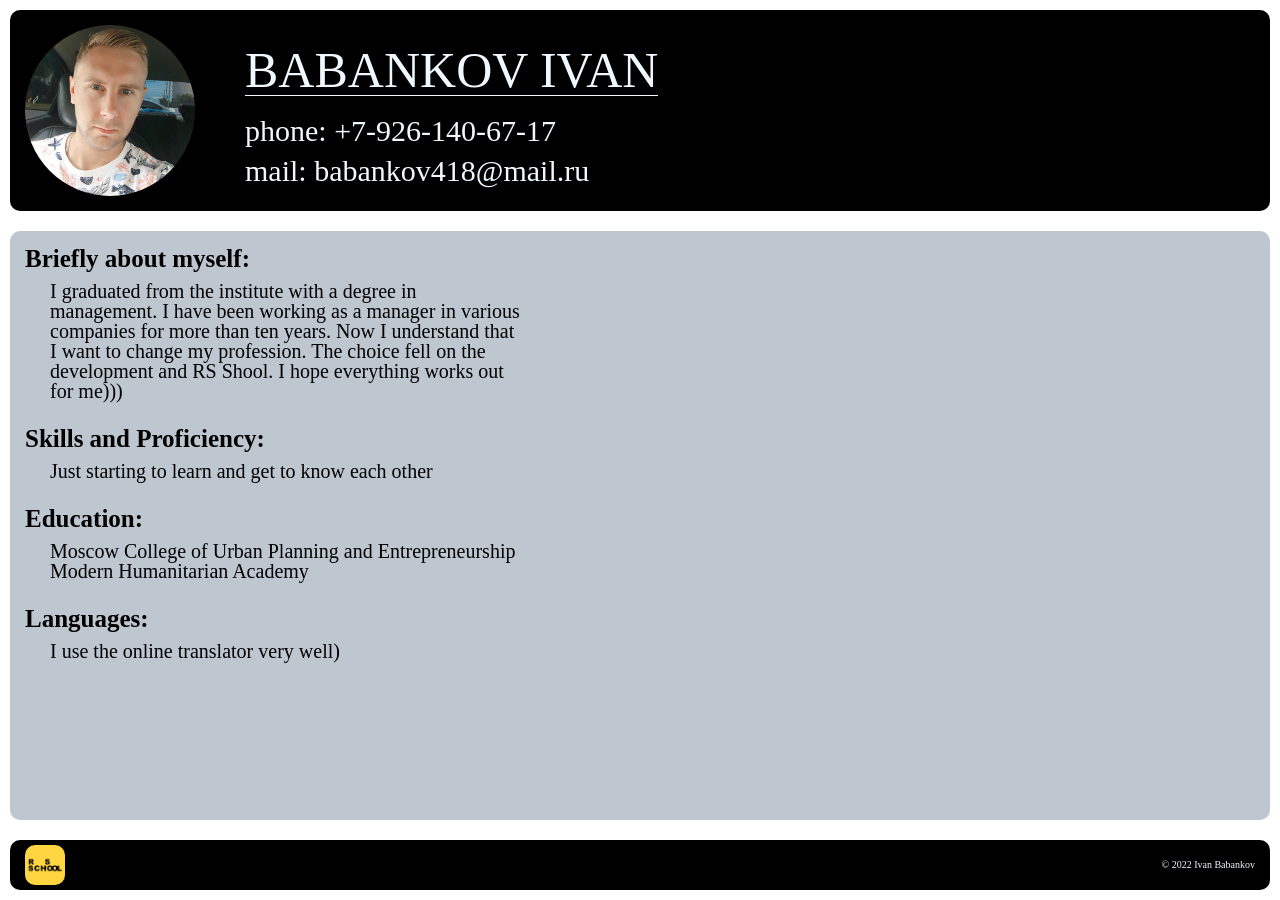
<file: index.html>
<!DOCTYPE html>
<html lang="en">
<head>
    <meta charset="UTF-8">
    <meta http-equiv="X-UA-Compatible" content="IE=edge">
    <meta name="viewport" content="width=device-width, initial-scale=1.0">
    <link rel="stylesheet" href="style.css">
    <title>cv</title>
</head>
<body>
    <div class="container">
        <header class="header">
            <img class="avatar" src="./assets/img/myPhoto.jpg" alt="my photo" width="170"/>
        <div class="conteinerContact">
            <h1 class="name">BABANKOV IVAN</h1>
            <ul class="contact">
                <li>phone: +7-926-140-67-17</li>
                <li>mail: babankov418@mail.ru</li>
            </ul>
        </div>
        </header>
        <main class="main">
            <h2>Briefly about myself:</h2>
            <p class="description">I graduated from the institute with a degree in management. I have been working as a manager in various companies for more than ten years. Now I understand that I want to change my profession. The choice fell on the development and RS Shool. I hope everything works out for me)))</p>
            <h2>Skills and Proficiency:</h2>
            <p class="description">Just starting to learn and get to know each other</p>
            <h2>Education:</h2>
            <p class="description">Moscow College of Urban Planning and Entrepreneurship
                Modern Humanitarian Academy</p>
            <h2>Languages:</h2>
            <p class="description">I use the online translator very well)</p>
        </main>
        <footer class="footer">
            <img class="rsicon" src="./assets/img/rsschool2.jpg" alt="rsshool" width="40px"/>
            <span class="copy">© 2022 Ivan Babankov</span>
        </footer>
    </div>
</body>
</html>
</file>
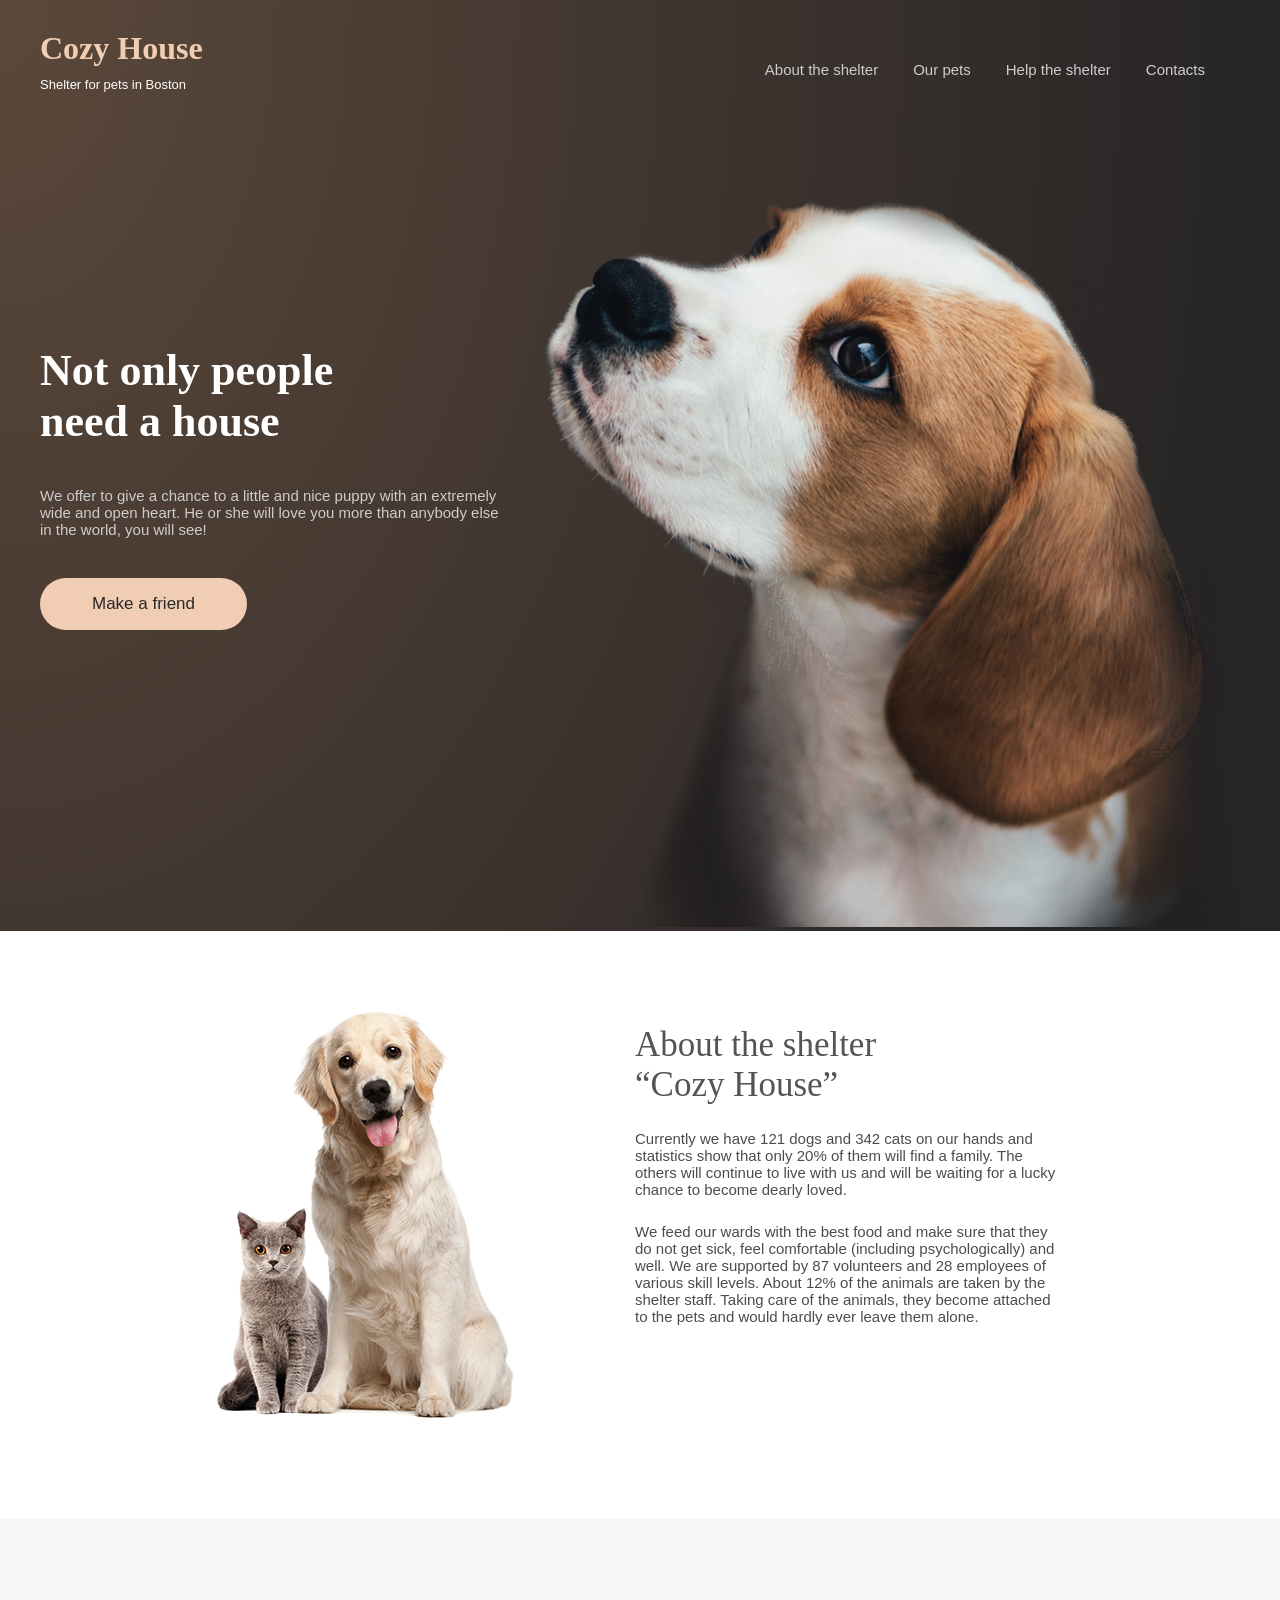
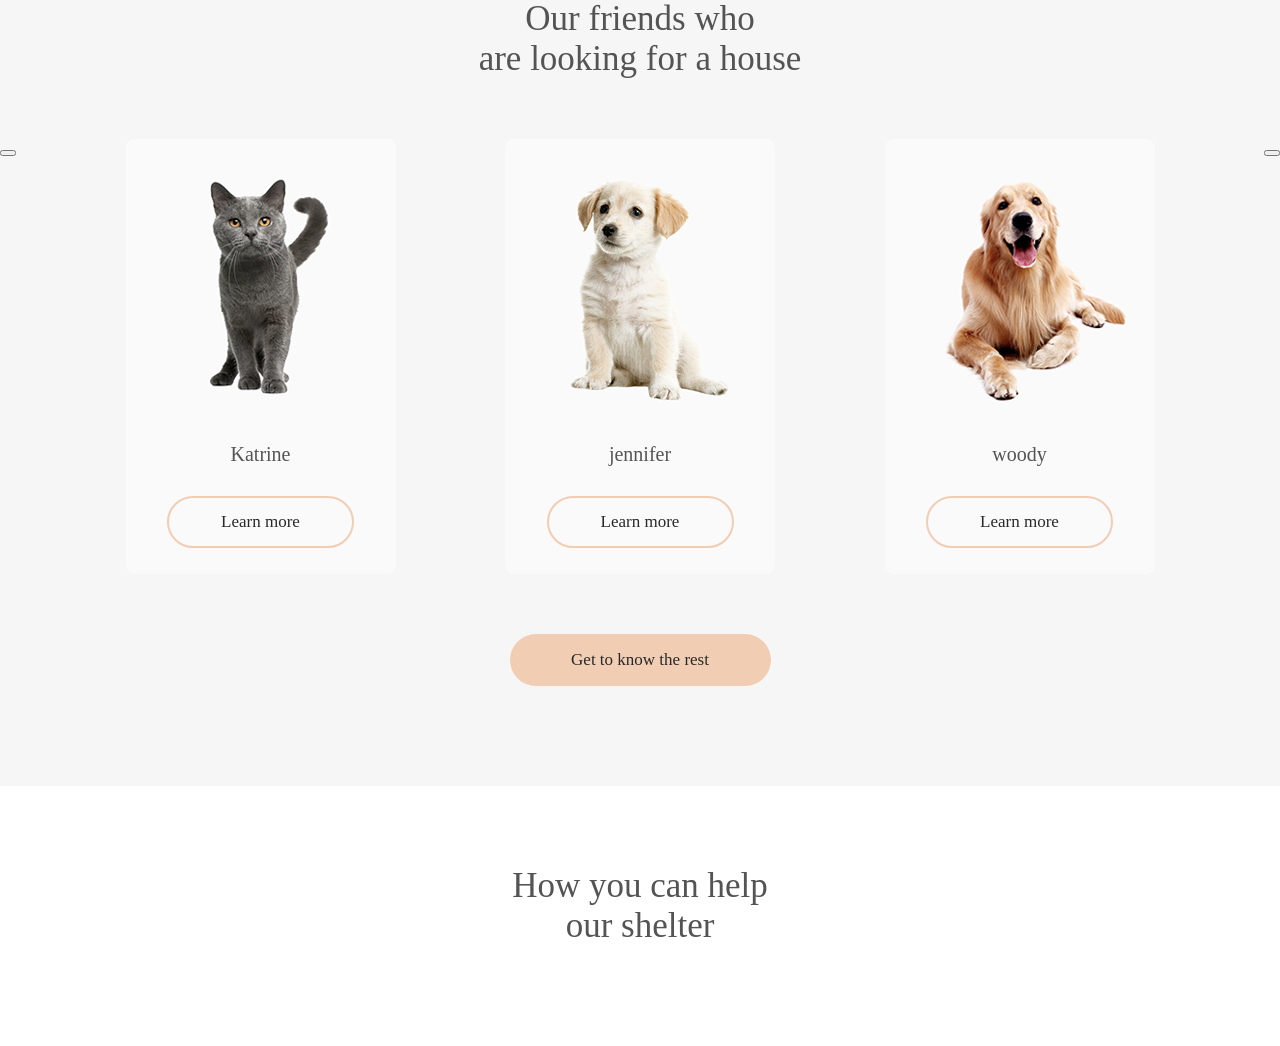
<file: shelter/shelter.html>
<!DOCTYPE html>
<html lang="en">
<head>
    <meta charset="UTF-8">
    <meta http-equiv="X-UA-Compatible" content="IE=edge">
    <meta name="viewport" content="width=device-width, initial-scale=1.0">
    <link href="shelter.css" rel="stylesheet">
    <title>Document</title>
</head>
<body>
    <header class="header">
        <div class="blok1">
            <div class="title_text">
                <h1 class="h1_header">Cozy House</h1>
                <p class="head_mini">Shelter for pets in Boston</p>
            </div>
                <nav class="navigation">
                    <ul class="navigation_button">
                        <li class="item_li">About the shelter</li>
                        <li class="item_li">Our pets</li>
                        <li class="item_li">Help the shelter</li>
                        <li class="item_li">Contacts</li>
                    </ul>
                </nav>
        </div>
            <div class="blok2">
                <div class="content_header">
                    <h2 class="h2_header">Not only people need a house</h2>
                    <p class="sub_heading">We offer to give a chance to a little and nice puppy with an extremely wide and open
                        heart. He or she will
                        love you more than anybody else in the world, you will see!</p>
                    <button class="make_friend">Make a friend</button>
                </div>
                <div class="img_header">
                    <img class="logo_header" src="./IMG/headerDog.png" alt="photo_dog">
                </div>
            </div>
    </header>
    <main class="pets">
        <section class="About">
            <div class="about_text">
                <h3 class="about_heading">About the shelter “Cozy House”</h3>
                <p class="about_p1">Currently we have 121 dogs and 342 cats on our hands and statistics show that only 20% of them will find
                    a family. The others will continue to live with us and will be waiting for a lucky chance to become
                    dearly loved.</p>
                <p class="about_p2">We feed our wards with the best food and make sure that they do not get sick, feel comfortable (including
                    psychologically) and well. We are supported by 87 volunteers and 28 employees of various skill levels. About 12% of
                    the animals are taken by the shelter staff. Taking care of the animals, they become attached to the pets and would
                    hardly ever leave them alone.</p>
            </div>
            <div class="about_img">
                    <img class="about_pets" src="./IMG/about-pets.png" alt="about-pets">
            </div>
        </section>
        <section class="Our_Friends">
            <h3 class="our_friends_heading">Our friends who<br/>
                are looking for a house</h3>
            <div class="card_pets">
                <div>
                    <button></button>
                </div>
                <div class="cards">
                    <img class="card_img" src="./IMG/pets-katrine.png" alt="
                    cat_katrine">
                    <p class="card_text">Katrine</p>
                    <button class="button_katrine">Learn more</button>
                </div>
                <div class="cards">
                    <img class="card_img" src="./IMG/pets-jennifer.png" alt="
                    dog_jeennifer">
                    <p class="card_text">jennifer</p>
                    <button class="button_jennifer">Learn more</button>
                </div>
                <div class="cards">
                    <img class="card_img" src="./IMG/pets-woody.png" alt="
                    dog_woody">
                    <p class="card_text">woody</p>
                    <button class="button_woody">Learn more</button></div>
                <div>
                    <button></button>
                </div>
            </div>
            <button class="button_friends">Get to know the rest</button>
        </section>
        <section class="Help">
            <h3 class="help_heading">How you can help<br/>
                our shelter</h3>
        </section>
        <section class="help"></section>
        <section class="donation"></section>
    </main>
    <footer class="footer"></footer>
    
</body>
</html>
</file>
<file: style.css>
* {
    padding: 0;
    margin: 0;
    border: 0;
  }
  
  *, *:before, *:after {
    box-sizing: border-box;
  }
  
  :focus, :active {
    outline: none;
  }
  
  a:focus, a:active {
    outline: none;
  }
  
  nav, footer, header, aside {
    display: block;
  }
  
  html, body {
    height: 100%;
    width: 100%;
    font-size: 100%;
    line-height: 1;
    font-size: 14px;
    -ms-text-size-adjust: 100%;
    -moz-text-size-adjust: 100%;
    -webkit-text-size-adjust: 100%;
  }
  
  input, button, textarea {
    font-family: inherit;
  }
  
  input::-ms-clear {
    display: none;
  }
  
  button {
    cursor: pointer;
  }
  
  button::-moz-focus-inner {
    padding: 0;
    border: 0;
  }
  
  a, a:visited {
    text-decoration: none;
  }
  
  a:hover {
    text-decoration: none;
  }
  
  ul li {
    list-style: none;
  }
  
  .avatar {
    vertical-align: top;
    border-radius: 100%;
  }
  
  h1, h2, h3, h4, h5, h6 {
    font-size: inherit;
    font-weight: 400;
  }
  .container {
    display: flex;
    flex-direction: column;
    width: 1280;
    height: 100%;
    background-color: rgb(255, 255, 255);
    margin: 0 auto;
    padding: 10px;
  }
  
  .conteinerContact {
    display: flex;
    flex-direction: column;
    margin-left: 50px;
    color: aliceblue;
  }
  .header {
    display: flex;
    background-color: rgb(0, 0, 0);
    padding: 15px;
    border-radius: 10px;
  }

  .name {
    font-size: 50px;
    display: inline-block;
    padding-top: 20px;
    border-bottom: 1px solid;
    margin-bottom: 20px;
  }
  .contact {
    font-size: 30px;
  }
  .contact li {
    margin-bottom: 10px;
  }
  .footer {
    background-color: rgb(0, 0, 0);
    height: 50px;
    flex: 0 0 auto;
    color: aliceblue;
    border-radius: 10px;
    padding: 5px 15px;
    display: flex;
    justify-content: space-between;
  }
  .rsicon {
    border-radius: 10px;
  }
  .main {
    flex: 1 0 auto;
    background-color: rgb(190, 199, 208);
    margin-top: 20px;
    margin-bottom: 20px;
    border-radius: 10px;
    padding: 15px 750px 15px 15px;
    
  }
  h2 {
    font-size: 25px;
    padding-bottom: 10px;
    color: rgb(0, 0, 0);
    font-weight: bold;
  }
  .description {
    color: rgb(0, 0, 0);
    margin-bottom: 25px;
    padding-left: 25px;
    font-size: 20px;
  }
  .copy {
    align-self: center;
    font-size: 10px;
  }
</file>
<file: shelter/shelter.css>
*:not(button){
    padding: 0;
    margin: 0;
    border: 0;
  }
  * {
    color: rgb(255, 255, 255);
  }

  *, *:before, *:after {
    box-sizing: border-box;
  }
  
:focus, :active {
    outline: none;
  }
a {
    text-decoration: none;
}
  
a:focus, a:active {
    outline: none;
  }
ul li {
    list-style: none;
  }
.header {
    background: radial-gradient(100% 215.42% at 0% 0%, #5B483A 0%, #262425 100%);
    display: flex;
    flex-direction: column;
    padding-left: 40px;
    padding-right: 40px;
}
.blok1 {
    display: flex;
    justify-content: space-between;
}
.title_text {
    display: flex;
    flex-direction: column;
}
.h1_header {
    font-family: 'Georgia';
    font-style: normal;
    font-size: 32px;
    color: #F1CDB3;
    padding-top: 30px;
}
.head_mini {
    font-family: 'Arial';
    font-style: normal;
    font-size: 13px;
    color: #FFFFFF;
    padding-top: 10px;
}
.navigation {
    display: flex;
}
.navigation_button {
    display: flex;
    align-items: center;
}
.item_li {
    font-family: 'Arial';
    font-style: normal;
    font-size: 15px;
    color: #CDCDCD;
    padding-right: 35px;
    padding-top: 46px;
}
.img_header {
    padding-top: 107px;
}
.logo_header {
    width: 698px;
    height: 728px;
}
.blok2 {
    display: flex;
    justify-content: space-between;
}
.content_header {
    display: flex;
    flex-direction: column;
}
.h2_header {
    font-family: 'Georgia';
    font-style: normal;
    font-size: 44px;
    color: #FFFFFF;
    padding-top: 253px;
    padding-right: 182px;
}
.sub_heading {
    font-family: 'Arial';
    font-style: normal;
    font-weight: 400;
    font-size: 15px;
    color: #CDCDCD;
    padding: 40px 40px 40px 0px;
}
.make_friend {
    width: 207px;
    height: 52px;
    background: #F1CDB3;
    border-radius: 100px;
    font-size: 17px;
    color: #292929;
    border: #F1CDB3;
}
.About {
    display: flex;
    flex-direction: row-reverse;
    justify-content: space-between;
}
.about_text {
    display: flex;
    flex-direction: column;
    padding-top: 94px;
    padding-right: 215px;
}
.about_img {
    display: flex;
    padding: 80px 120px 100px 215px;
}
.about_heading {
    font-family: 'Georgia';
    font-style: normal;
    font-weight: 400;
    font-size: 35px;
    color: #545454;
    padding-right: 100px;
}
.about_p1 {
    font-family: 'Arial';
    font-style: normal;
    font-weight: 400;
    font-size: 15px;
    color: #4C4C4C;
    padding-top: 25px;
}
.about_p2 {
    font-family: 'Arial';
    font-style: normal;
    font-weight: 400;
    font-size: 15px;
    color: #4C4C4C;
    padding-top: 25px;

}
.Our_Friends {
    display: flex;
    flex-direction: column;
}
.our_friends_heading {
    font-family: 'Georgia';
    font-style: normal;
    font-weight: 400;
    font-size: 35px;
    color: #545454;
}
.button_friends {
    width: 261px;
    height: 52px;
    background: #F1CDB3;
    border-radius: 100px;
    font-family: 'Georgia';
    font-style: normal;
    font-size: 17px;
    color: #292929;
    border: #F1CDB3;
    margin: 0 auto;
}
.Our_Friends {
    display: flex;
    flex-direction: column;
    background: #F6F6F6;
    padding-bottom: 100px;
}
.our_friends_heading {
    font-family: 'Georgia';
    font-style: normal;
    font-weight: 400;
    font-size: 35px;
    align-items: center;
    text-align: center;
    color: #545454;
    padding: 80px 440px 60px 440px;
}
.card_pets {
    display: flex;
    background: #F6F6F6;
    justify-content: space-between;
    padding-bottom: 60px;
}
.cards {
    width: 270px;
    height: 435px;
    background: #FAFAFA;
    border-radius: 9px;
    text-align: center;
}
.card_text {
    font-family: 'Georgia';
    font-style: normal;
    font-weight: 400;
    font-size: 20px;
    align-items: center;
    text-align: center;
    color: #545454;
    padding-top: 30px;
    padding-bottom: 30px;
}
.button_katrine{
    width: 187px;
    height: 52px;
    border: 2px solid #F1CDB3;
    border-radius: 100px;
    background: #FAFAFA;
    font-family: 'Georgia';
    font-style: normal;
    font-size: 17px;
    color: #292929;
}
.button_jennifer {
    width: 187px;
    height: 52px;
    border: 2px solid #F1CDB3;
    border-radius: 100px;
    background: #FAFAFA;
    font-family: 'Georgia';
    font-style: normal;
    font-size: 17px;
    color: #292929;
}
.button_woody {
    width: 187px;
    height: 52px;
    border: 2px solid #F1CDB3;
    border-radius: 100px;
    background: #FAFAFA;
    font-family: 'Georgia';
    font-style: normal;
    font-size: 17px;
    color: #292929;
}
.Help {
    display: flex;
    flex-direction: column;
    padding: 80px 127px 100px 127px;
}
.help_heading {
    font-family: 'Georgia';
    font-style: normal;
    font-weight: 400;
    font-size: 35px;
    align-items: center;
    text-align: center;
    color: #545454;
}
</file>
